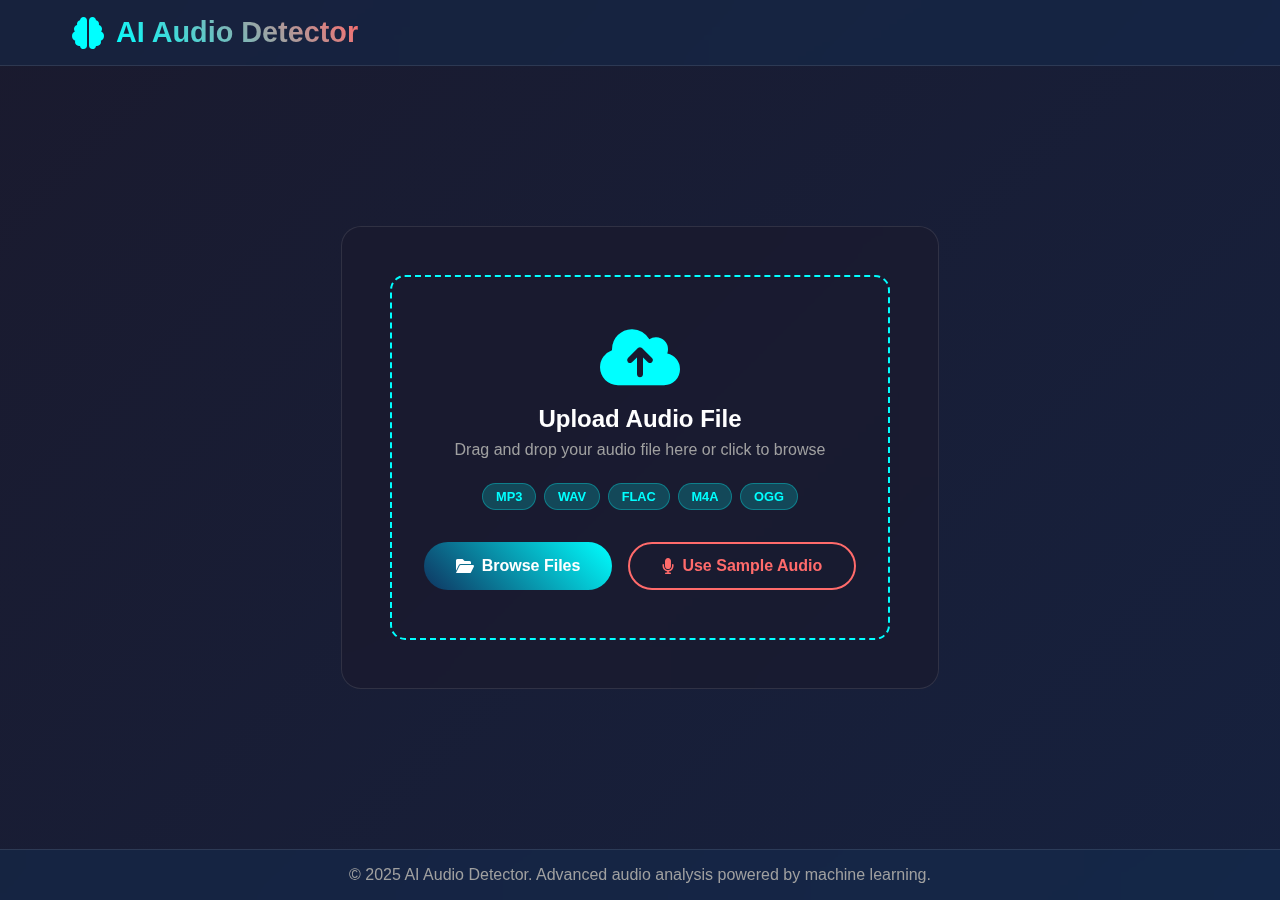
<file: audio_detector/ai_audio_detector_VERSION1/templates/index.html>
<!DOCTYPE html>
<html lang="en">
<head>
    <meta charset="UTF-8">
    <meta name="viewport" content="width=device-width, initial-scale=1.0">
    <title>AI Audio Detector - Advanced Audio Analysis</title>
    <link href="https://cdnjs.cloudflare.com/ajax/libs/font-awesome/6.0.0/css/all.min.css" rel="stylesheet">
    <style>
        * {
            margin: 0;
            padding: 0;
            box-sizing: border-box;
        }

        body {
            background: linear-gradient(135deg, #1a1a2e 0%, #16213e 100%);
            color: #ffffff;
            font-family: 'Segoe UI', Tahoma, Geneva, Verdana, sans-serif;
            min-height: 100vh;
            display: flex;
            flex-direction: column;
        }

        .header {
            background: rgba(15, 52, 96, 0.3);
            backdrop-filter: blur(10px);
            border-bottom: 1px solid rgba(255, 255, 255, 0.1);
            padding: 1rem 0;
        }

        .container {
            max-width: 1200px;
            margin: 0 auto;
            padding: 0 2rem;
        }

        .header-content {
            display: flex;
            justify-content: space-between;
            align-items: center;
        }

        .logo {
            display: flex;
            align-items: center;
            gap: 0.75rem;
        }

        .logo i {
            font-size: 2rem;
            color: #00ffff;
        }

        .logo h1 {
            font-size: 1.8rem;
            font-weight: 700;
            background: linear-gradient(45deg, #00ffff, #ff6b6b);
            background-clip: text;
            -webkit-background-clip: text;
            -webkit-text-fill-color: transparent;
        }

        .main {
            flex: 1;
            display: flex;
            align-items: center;
            justify-content: center;
            padding: 2rem 0;
        }

        .upload-section {
            width: 100%;
            max-width: 600px;
        }

        .upload-card {
            background: rgba(26, 26, 46, 0.7);
            backdrop-filter: blur(15px);
            border-radius: 20px;
            border: 1px solid rgba(255, 255, 255, 0.1);
            padding: 3rem;
            text-align: center;
            transition: all 0.3s ease;
        }

        .upload-card:hover {
            transform: translateY(-5px);
            box-shadow: 0 20px 40px rgba(0, 255, 255, 0.1);
        }

        .upload-zone {
            border: 2px dashed #00ffff;
            border-radius: 15px;
            padding: 3rem 2rem;
            cursor: pointer;
            transition: all 0.3s ease;
            position: relative;
            overflow: hidden;
        }

        .upload-zone:hover {
            border-color: #ff6b6b;
            background: rgba(0, 255, 255, 0.05);
        }

        .upload-zone.dragover {
            border-color: #ff6b6b;
            background: rgba(255, 107, 107, 0.1);
            transform: scale(1.02);
        }

        .upload-icon {
            font-size: 4rem;
            color: #00ffff;
            margin-bottom: 1rem;
            transition: all 0.3s ease;
        }

        .upload-zone:hover .upload-icon {
            color: #ff6b6b;
            transform: scale(1.1);
        }

        .upload-content h2 {
            font-size: 1.5rem;
            margin-bottom: 0.5rem;
            color: #ffffff;
        }

        .upload-content p {
            color: #a0a0a0;
            margin-bottom: 1.5rem;
            font-size: 1rem;
        }

        .supported-formats {
            display: flex;
            gap: 0.5rem;
            justify-content: center;
            flex-wrap: wrap;
            margin-bottom: 2rem;
        }

        .format-tag {
            background: rgba(0, 255, 255, 0.2);
            border: 1px solid rgba(0, 255, 255, 0.3);
            border-radius: 20px;
            padding: 0.3rem 0.8rem;
            font-size: 0.8rem;
            color: #00ffff;
            font-weight: 600;
        }

        .upload-buttons {
            display: flex;
            gap: 1rem;
            justify-content: center;
        }

        .btn {
            padding: 0.8rem 2rem;
            border: none;
            border-radius: 25px;
            font-size: 1rem;
            font-weight: 600;
            cursor: pointer;
            transition: all 0.3s ease;
            text-decoration: none;
            display: inline-flex;
            align-items: center;
            gap: 0.5rem;
        }

        .btn-primary {
            background: linear-gradient(45deg, #0f3460, #00ffff);
            color: white;
        }

        .btn-primary:hover {
            transform: translateY(-2px);
            box-shadow: 0 10px 20px rgba(0, 255, 255, 0.3);
        }

        .btn-secondary {
            background: transparent;
            border: 2px solid #ff6b6b;
            color: #ff6b6b;
        }

        .btn-secondary:hover {
            background: #ff6b6b;
            color: white;
        }

        .file-input {
            display: none;
        }

        .processing {
            display: none;
            text-align: center;
            margin-top: 2rem;
        }

        .processing-spinner {
            width: 50px;
            height: 50px;
            border: 3px solid rgba(0, 255, 255, 0.3);
            border-top: 3px solid #00ffff;
            border-radius: 50%;
            animation: spin 1s linear infinite;
            margin: 0 auto 1rem;
        }

        @keyframes spin {
            0% { transform: rotate(0deg); }
            100% { transform: rotate(360deg); }
        }

        .progress-bar {
            width: 100%;
            height: 6px;
            background: rgba(255, 255, 255, 0.1);
            border-radius: 3px;
            overflow: hidden;
            margin: 1rem 0;
        }

        .progress-fill {
            height: 100%;
            background: linear-gradient(90deg, #00ffff, #ff6b6b);
            width: 0%;
            transition: width 0.3s ease;
        }

        .footer {
            background: rgba(15, 52, 96, 0.3);
            backdrop-filter: blur(10px);
            border-top: 1px solid rgba(255, 255, 255, 0.1);
            padding: 1rem 0;
            text-align: center;
            color: #a0a0a0;
        }

        @media (max-width: 768px) {
            .container {
                padding: 0 1rem;
            }

            .upload-card {
                padding: 2rem 1.5rem;
            }

            .upload-zone {
                padding: 2rem 1rem;
            }

            .upload-buttons {
                flex-direction: column;
            }
        }
    </style>
</head>
<body>
    <header class="header">
        <div class="container">
            <div class="header-content">
                <div class="logo">
                    <i class="fas fa-brain"></i>
                    <h1>AI Audio Detector</h1>
                </div>
            </div>
        </div>
    </header>

    <main class="main">
        <div class="container">
            <section class="upload-section">
                <div class="upload-card">
                    <form id="uploadForm" action="/upload" method="post" enctype="multipart/form-data">
                        <div class="upload-zone" id="uploadZone">
                            <div class="upload-content">
                                <i class="fas fa-cloud-upload-alt upload-icon"></i>
                                <h2>Upload Audio File</h2>
                                <p>Drag and drop your audio file here or click to browse</p>

                                <div class="supported-formats">
                                    <span class="format-tag">MP3</span>
                                    <span class="format-tag">WAV</span>
                                    <span class="format-tag">FLAC</span>
                                    <span class="format-tag">M4A</span>
                                    <span class="format-tag">OGG</span>
                                </div>

                                <div class="upload-buttons">
                                    <button type="button" class="btn btn-primary" id="browseBtn">
                                        <i class="fas fa-folder-open"></i>
                                        Browse Files
                                    </button>
                                    <button type="button" class="btn btn-secondary">
                                        <i class="fas fa-microphone"></i>
                                        Use Sample Audio
                                    </button>
                                </div>
                            </div>

                            <input type="file" id="fileInput" name="file" class="file-input" 
                                   accept=".mp3,.wav,.flac,.m4a,.ogg">
                        </div>
                    </form>

                    <div class="processing" id="processingDiv">
                        <div class="processing-spinner"></div>
                        <h3>Analyzing Audio...</h3>
                        <p id="processingStep">Validating audio file</p>
                        <div class="progress-bar">
                            <div class="progress-fill" id="progressFill"></div>
                        </div>
                    </div>
                </div>
            </section>
        </div>
    </main>

    <footer class="footer">
        <div class="container">
            <p>&copy; 2025 AI Audio Detector. Advanced audio analysis powered by machine learning.</p>
        </div>
    </footer>

    <script>
        class AudioUploader {
            constructor() {
                this.uploadZone = document.getElementById('uploadZone');
                this.fileInput = document.getElementById('fileInput');
                this.browseBtn = document.getElementById('browseBtn');
                this.uploadForm = document.getElementById('uploadForm');
                this.processingDiv = document.getElementById('processingDiv');
                this.progressFill = document.getElementById('progressFill');
                this.processingStep = document.getElementById('processingStep');

                this.processingSteps = [
                    "Validating audio file",
                    "Extracting audio features", 
                    "Computing MFCC coefficients",
                    "Analyzing spectral characteristics",
                    "Running AI detection model",
                    "Calculating confidence scores",
                    "Generating visualizations"
                ];

                this.init();
            }

            init() {
                this.setupEventListeners();
            }

            setupEventListeners() {
                // Browse button click
                this.browseBtn.addEventListener('click', () => {
                    this.fileInput.click();
                });

                // File input change
                this.fileInput.addEventListener('change', (e) => {
                    this.handleFileSelect(e.target.files);
                });

                // Drag and drop
                this.uploadZone.addEventListener('dragover', (e) => {
                    e.preventDefault();
                    this.uploadZone.classList.add('dragover');
                });

                this.uploadZone.addEventListener('dragleave', () => {
                    this.uploadZone.classList.remove('dragover');
                });

                this.uploadZone.addEventListener('drop', (e) => {
                    e.preventDefault();
                    this.uploadZone.classList.remove('dragover');
                    this.handleFileSelect(e.dataTransfer.files);
                });

                // Form submission
                this.uploadForm.addEventListener('submit', (e) => {
                    e.preventDefault();
                    this.processFile();
                });
            }

            handleFileSelect(files) {
                if (files.length > 0) {
                    const file = files[0];
                    if (this.validateFile(file)) {
                        this.fileInput.files = files;
                        this.processFile();
                    }
                }
            }

            validateFile(file) {
                const allowedTypes = ['audio/mp3', 'audio/mpeg', 'audio/wav', 'audio/flac', 'audio/m4a', 'audio/ogg'];
                const allowedExtensions = ['.mp3', '.wav', '.flac', '.m4a', '.ogg'];

                const fileName = file.name.toLowerCase();
                const isValidExtension = allowedExtensions.some(ext => fileName.endsWith(ext));

                if (!isValidExtension) {
                    alert('Please select a valid audio file (MP3, WAV, FLAC, M4A, OGG)');
                    return false;
                }

                if (file.size > 50 * 1024 * 1024) { // 50MB limit
                    alert('File size must be less than 50MB');
                    return false;
                }

                return true;
            }

            async processFile() {
                // Show processing UI
                this.uploadZone.style.display = 'none';
                this.processingDiv.style.display = 'block';

                // Simulate processing steps
                for (let i = 0; i < this.processingSteps.length; i++) {
                    this.processingStep.textContent = this.processingSteps[i];
                    this.progressFill.style.width = `${((i + 1) / this.processingSteps.length) * 100}%`;
                    await this.sleep(800);
                }

                // Submit form
                this.uploadForm.submit();
            }

            sleep(ms) {
                return new Promise(resolve => setTimeout(resolve, ms));
            }
        }

        // Initialize when DOM is loaded
        document.addEventListener('DOMContentLoaded', () => {
            new AudioUploader();
        });
    </script>
</body>
</html>
</file>
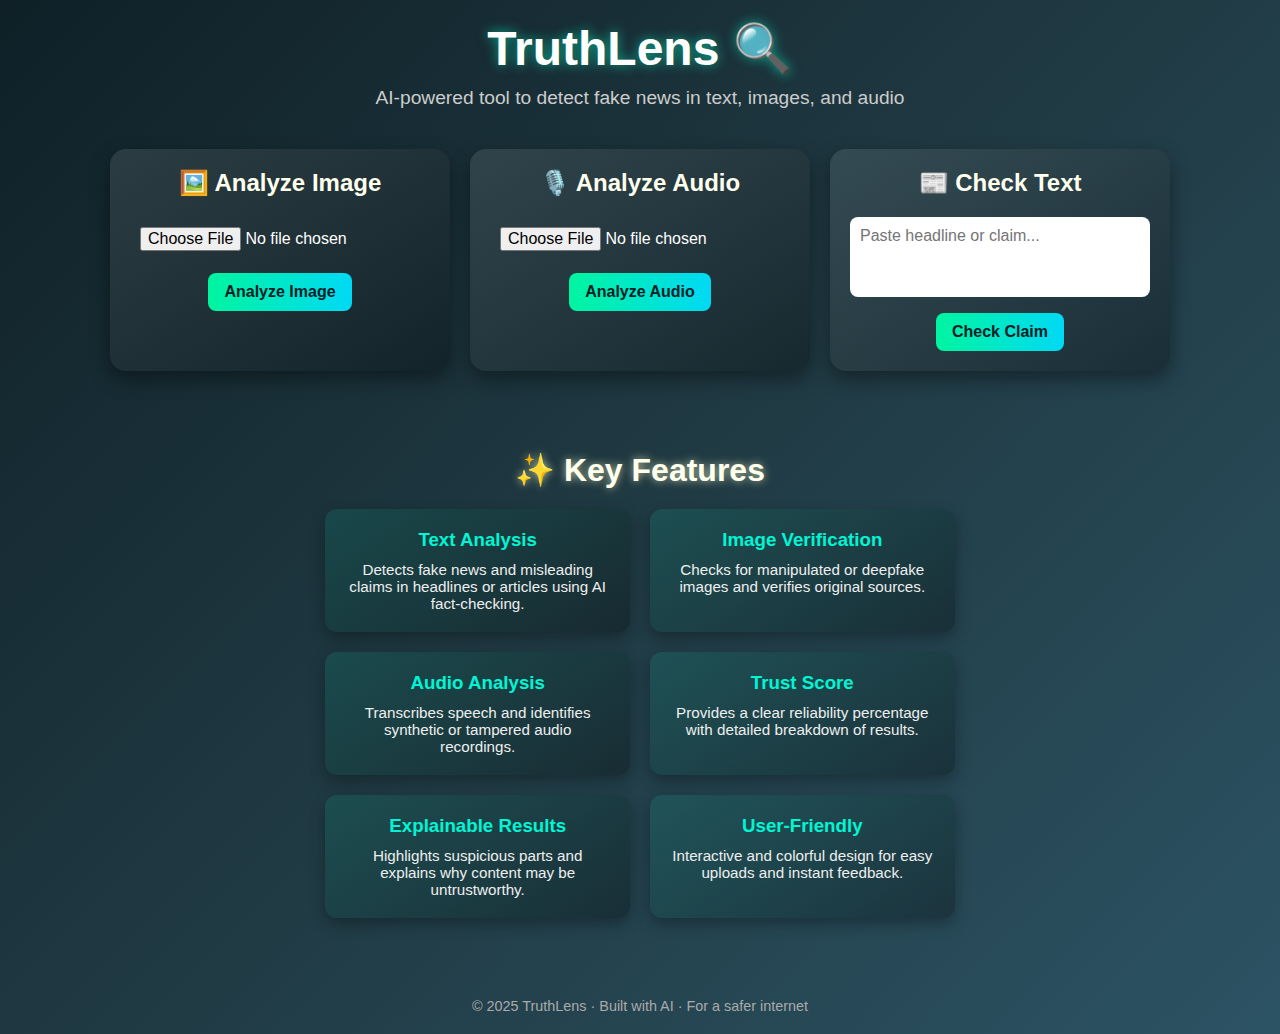
<file: feat2.html>
<!DOCTYPE html>
<html lang="en">
<head>
  <meta charset="UTF-8">
  <title>TruthLens - AI Misinformation Detector</title>
  <style>
    *{box-sizing:border-box;margin:0;padding:0;font-family:'Segoe UI',sans-serif;}
    body{
      background:linear-gradient(135deg,#0f2027,#203a43,#2c5364);
      min-height:100vh;
      color:#fff;
      display:flex;
      flex-direction:column;
      align-items:center;
    }
    h1,h2{font-weight:700;text-align:center;}
    h1{font-size:3rem;margin-top:20px;text-shadow:0 0 12px rgba(0,255,200,0.6);}
    h2{margin-bottom:10px;color:#ffe;}
    p.tagline{margin:10px 0 20px;text-align:center;color:#ccc;font-size:1.2rem;}

    .container{
      display:grid;
      grid-template-columns:repeat(auto-fit,minmax(300px,1fr));
      gap:20px;
      max-width:1100px;
      width:100%;
      padding:20px;
    }
    .card{
      background:linear-gradient(145deg,rgba(255,255,255,0.1),rgba(0,0,0,0.3));
      border-radius:16px;
      padding:20px;
      text-align:center;
      box-shadow:0 8px 20px rgba(0,0,0,0.4);
      transition:transform 0.3s,box-shadow 0.3s;
    }
    .card:hover{transform:translateY(-6px);box-shadow:0 12px 25px rgba(0,255,200,0.3);}
    input,textarea{
      width:100%;margin-top:10px;padding:10px;
      border-radius:8px;border:none;outline:none;font-size:1rem;
    }
    textarea{resize:none;height:80px;}
    button{
      margin-top:12px;padding:10px 16px;border:none;border-radius:8px;
      font-size:1rem;font-weight:600;color:#052024;
      background:linear-gradient(90deg,#00f5a0,#00d9f5);
      cursor:pointer;transition:opacity 0.3s;
    }
    button:hover{opacity:0.85;}

    #results{
      margin:20px auto;max-width:900px;width:90%;
      background:rgba(255,255,255,0.08);border-radius:14px;
      padding:20px;text-align:center;box-shadow:0 6px 18px rgba(0,0,0,0.4);
      display:none;
    }
    .score{font-size:2rem;margin-bottom:12px;color:#00f5a0;text-shadow:0 0 8px rgba(0,255,200,0.7);}
    .breakdown{display:flex;justify-content:space-around;margin-top:10px;}
    .break-item{flex:1;margin:6px;padding:10px;border-radius:10px;background:rgba(255,255,255,0.07);}
    
    /* Features Section */
    .features{
      max-width:1000px;
      margin:40px auto;
      padding:20px;
      text-align:center;
    }
    .features h2{
      font-size:2rem;
      margin-bottom:20px;
      text-shadow:0 0 8px rgba(255,255,200,0.7);
    }
    .feature-grid{
      display:grid;
      grid-template-columns:repeat(auto-fit,minmax(250px,1fr));
      gap:20px;
    }
    .feature{
      background:linear-gradient(145deg,rgba(0,255,200,0.1),rgba(0,0,0,0.3));
      padding:20px;
      border-radius:12px;
      box-shadow:0 6px 15px rgba(0,0,0,0.3);
      transition:transform 0.3s;
    }
    .feature:hover{transform:scale(1.05);}
    .feature h3{margin-bottom:10px;color:#00f5d4;}
    .feature p{font-size:0.95rem;color:#eee;}
    
    footer{margin-top:auto;padding:20px;text-align:center;font-size:0.9rem;color:#aaa;}
  </style>
</head>
<body>

  <h1>TruthLens 🔍</h1>
  <p class="tagline">AI-powered tool to detect fake news in text, images, and audio</p>

  <div class="container">
    <div class="card">
      <h2>🖼️ Analyze Image</h2>
      <input type="file" id="imageInput" accept="image/*">
      <button onclick="analyze('image')">Analyze Image</button>
    </div>
    <div class="card">
      <h2>🎙️ Analyze Audio</h2>
      <input type="file" id="audioInput" accept="audio/*">
      <button onclick="analyze('audio')">Analyze Audio</button>
    </div>
    <div class="card">
      <h2>📰 Check Text</h2>
      <textarea id="textInput" placeholder="Paste headline or claim..."></textarea>
      <button onclick="analyze('text')">Check Claim</button>
    </div>
  </div>

  <!-- Features Section -->
  <section class="features">
    <h2>✨ Key Features</h2>
    <div class="feature-grid">
      <div class="feature">
        <h3>Text Analysis</h3>
        <p>Detects fake news and misleading claims in headlines or articles using AI fact-checking.</p>
      </div>
      <div class="feature">
        <h3>Image Verification</h3>
        <p>Checks for manipulated or deepfake images and verifies original sources.</p>
      </div>
      <div class="feature">
        <h3>Audio Analysis</h3>
        <p>Transcribes speech and identifies synthetic or tampered audio recordings.</p>
      </div>
      <div class="feature">
        <h3>Trust Score</h3>
        <p>Provides a clear reliability percentage with detailed breakdown of results.</p>
      </div>
      <div class="feature">
        <h3>Explainable Results</h3>
        <p>Highlights suspicious parts and explains why content may be untrustworthy.</p>
      </div>
      <div class="feature">
        <h3>User-Friendly</h3>
        <p>Interactive and colorful design for easy uploads and instant feedback.</p>
      </div>
    </div>
  </section>

  <div id="results">
    <h2>Analysis Results</h2>
    <div id="score" class="score">—</div>
    <div class="breakdown" id="breakdown"></div>
    <p id="explanation"></p>
  </div>

  <footer>© 2025 TruthLens · Built with AI · For a safer internet</footer>

  <script>
    function analyze(type){
      const results=document.getElementById('results');
      const scoreEl=document.getElementById('score');
      const breakdownEl=document.getElementById('breakdown');
      const explanationEl=document.getElementById('explanation');
      results.style.display='block';
      scoreEl.textContent="Analyzing "+type+"…";
      setTimeout(()=>{
        const score=Math.random();
        scoreEl.textContent="Trust Score: "+Math.round(score*100)+"%";
        breakdownEl.innerHTML='';
        const parts=type==="image"?["Metadata","Forgery Check","Source Match"]:
                    type==="audio"?["Transcript","Voice Check","Noise Analysis"]:
                    ["Claim Match","Sentiment","Credibility"];
        parts.forEach(p=>{
          const div=document.createElement('div');
          div.className="break-item";
          div.innerHTML=`<strong>${p}</strong><br>${Math.round(Math.random()*100)}%`;
          breakdownEl.appendChild(div);
        });
        explanationEl.textContent="(Demo) Real system would show AI fact-check, deepfake detection, and evidence links here.";
      },1500);
    }
  </script>
</body>
</html>
</file>
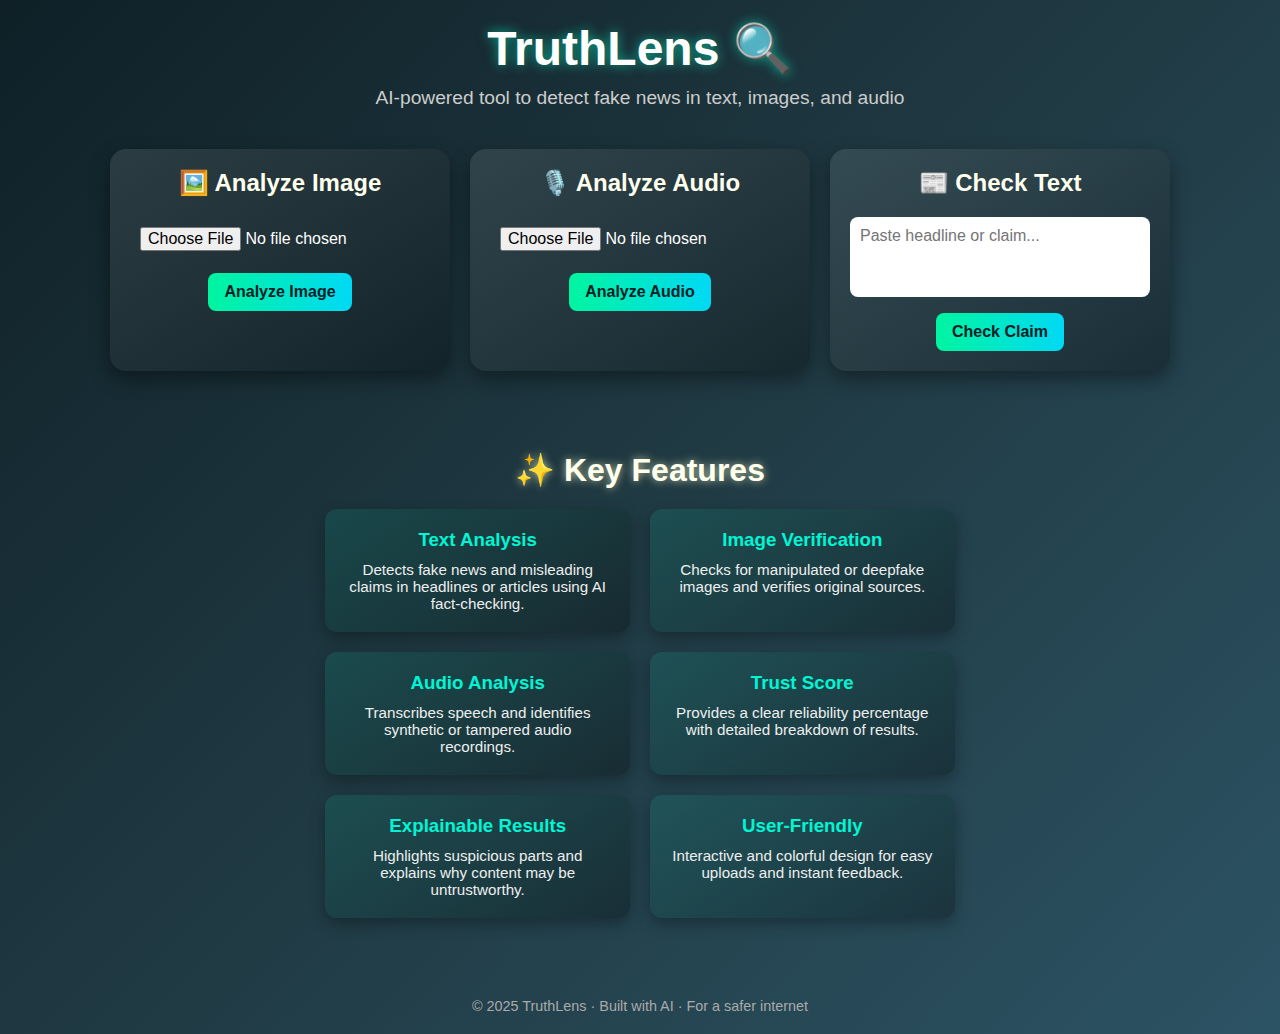
<file: Extra_needed_files/feat2.html>
<!DOCTYPE html>
<html lang="en">
<head>
  <meta charset="UTF-8">
  <title>TruthLens - AI Misinformation Detector</title>
  <style>
    *{box-sizing:border-box;margin:0;padding:0;font-family:'Segoe UI',sans-serif;}
    body{
      background:linear-gradient(135deg,#0f2027,#203a43,#2c5364);
      min-height:100vh;
      color:#fff;
      display:flex;
      flex-direction:column;
      align-items:center;
    }
    h1,h2{font-weight:700;text-align:center;}
    h1{font-size:3rem;margin-top:20px;text-shadow:0 0 12px rgba(0,255,200,0.6);}
    h2{margin-bottom:10px;color:#ffe;}
    p.tagline{margin:10px 0 20px;text-align:center;color:#ccc;font-size:1.2rem;}

    .container{
      display:grid;
      grid-template-columns:repeat(auto-fit,minmax(300px,1fr));
      gap:20px;
      max-width:1100px;
      width:100%;
      padding:20px;
    }
    .card{
      background:linear-gradient(145deg,rgba(255,255,255,0.1),rgba(0,0,0,0.3));
      border-radius:16px;
      padding:20px;
      text-align:center;
      box-shadow:0 8px 20px rgba(0,0,0,0.4);
      transition:transform 0.3s,box-shadow 0.3s;
    }
    .card:hover{transform:translateY(-6px);box-shadow:0 12px 25px rgba(0,255,200,0.3);}
    input,textarea{
      width:100%;margin-top:10px;padding:10px;
      border-radius:8px;border:none;outline:none;font-size:1rem;
    }
    textarea{resize:none;height:80px;}
    button{
      margin-top:12px;padding:10px 16px;border:none;border-radius:8px;
      font-size:1rem;font-weight:600;color:#052024;
      background:linear-gradient(90deg,#00f5a0,#00d9f5);
      cursor:pointer;transition:opacity 0.3s;
    }
    button:hover{opacity:0.85;}

    #results{
      margin:20px auto;max-width:900px;width:90%;
      background:rgba(255,255,255,0.08);border-radius:14px;
      padding:20px;text-align:center;box-shadow:0 6px 18px rgba(0,0,0,0.4);
      display:none;
    }
    .score{font-size:2rem;margin-bottom:12px;color:#00f5a0;text-shadow:0 0 8px rgba(0,255,200,0.7);}
    .breakdown{display:flex;justify-content:space-around;margin-top:10px;}
    .break-item{flex:1;margin:6px;padding:10px;border-radius:10px;background:rgba(255,255,255,0.07);}
    
    /* Features Section */
    .features{
      max-width:1000px;
      margin:40px auto;
      padding:20px;
      text-align:center;
    }
    .features h2{
      font-size:2rem;
      margin-bottom:20px;
      text-shadow:0 0 8px rgba(255,255,200,0.7);
    }
    .feature-grid{
      display:grid;
      grid-template-columns:repeat(auto-fit,minmax(250px,1fr));
      gap:20px;
    }
    .feature{
      background:linear-gradient(145deg,rgba(0,255,200,0.1),rgba(0,0,0,0.3));
      padding:20px;
      border-radius:12px;
      box-shadow:0 6px 15px rgba(0,0,0,0.3);
      transition:transform 0.3s;
    }
    .feature:hover{transform:scale(1.05);}
    .feature h3{margin-bottom:10px;color:#00f5d4;}
    .feature p{font-size:0.95rem;color:#eee;}
    
    footer{margin-top:auto;padding:20px;text-align:center;font-size:0.9rem;color:#aaa;}
  </style>
</head>
<body>

  <h1>TruthLens 🔍</h1>
  <p class="tagline">AI-powered tool to detect fake news in text, images, and audio</p>

  <div class="container">
    <div class="card">
      <h2>🖼️ Analyze Image</h2>
      <input type="file" id="imageInput" accept="image/*">
      <button onclick="analyze('image')">Analyze Image</button>
    </div>
    <div class="card">
      <h2>🎙️ Analyze Audio</h2>
      <input type="file" id="audioInput" accept="audio/*">
      <button onclick="analyze('audio')">Analyze Audio</button>
    </div>
    <div class="card">
      <h2>📰 Check Text</h2>
      <textarea id="textInput" placeholder="Paste headline or claim..."></textarea>
      <button onclick="analyze('text')">Check Claim</button>
    </div>
  </div>

  <!-- Features Section -->
  <section class="features">
    <h2>✨ Key Features</h2>
    <div class="feature-grid">
      <div class="feature">
        <h3>Text Analysis</h3>
        <p>Detects fake news and misleading claims in headlines or articles using AI fact-checking.</p>
      </div>
      <div class="feature">
        <h3>Image Verification</h3>
        <p>Checks for manipulated or deepfake images and verifies original sources.</p>
      </div>
      <div class="feature">
        <h3>Audio Analysis</h3>
        <p>Transcribes speech and identifies synthetic or tampered audio recordings.</p>
      </div>
      <div class="feature">
        <h3>Trust Score</h3>
        <p>Provides a clear reliability percentage with detailed breakdown of results.</p>
      </div>
      <div class="feature">
        <h3>Explainable Results</h3>
        <p>Highlights suspicious parts and explains why content may be untrustworthy.</p>
      </div>
      <div class="feature">
        <h3>User-Friendly</h3>
        <p>Interactive and colorful design for easy uploads and instant feedback.</p>
      </div>
    </div>
  </section>

  <div id="results">
    <h2>Analysis Results</h2>
    <div id="score" class="score">—</div>
    <div class="breakdown" id="breakdown"></div>
    <p id="explanation"></p>
  </div>

  <footer>© 2025 TruthLens · Built with AI · For a safer internet</footer>

  <script>
    function analyze(type){
      const results=document.getElementById('results');
      const scoreEl=document.getElementById('score');
      const breakdownEl=document.getElementById('breakdown');
      const explanationEl=document.getElementById('explanation');
      results.style.display='block';
      scoreEl.textContent="Analyzing "+type+"…";
      setTimeout(()=>{
        const score=Math.random();
        scoreEl.textContent="Trust Score: "+Math.round(score*100)+"%";
        breakdownEl.innerHTML='';
        const parts=type==="image"?["Metadata","Forgery Check","Source Match"]:
                    type==="audio"?["Transcript","Voice Check","Noise Analysis"]:
                    ["Claim Match","Sentiment","Credibility"];
        parts.forEach(p=>{
          const div=document.createElement('div');
          div.className="break-item";
          div.innerHTML=`<strong>${p}</strong><br>${Math.round(Math.random()*100)}%`;
          breakdownEl.appendChild(div);
        });
        explanationEl.textContent="(Demo) Real system would show AI fact-check, deepfake detection, and evidence links here.";
      },1500);
    }
  </script>
</body>
</html>
</file>
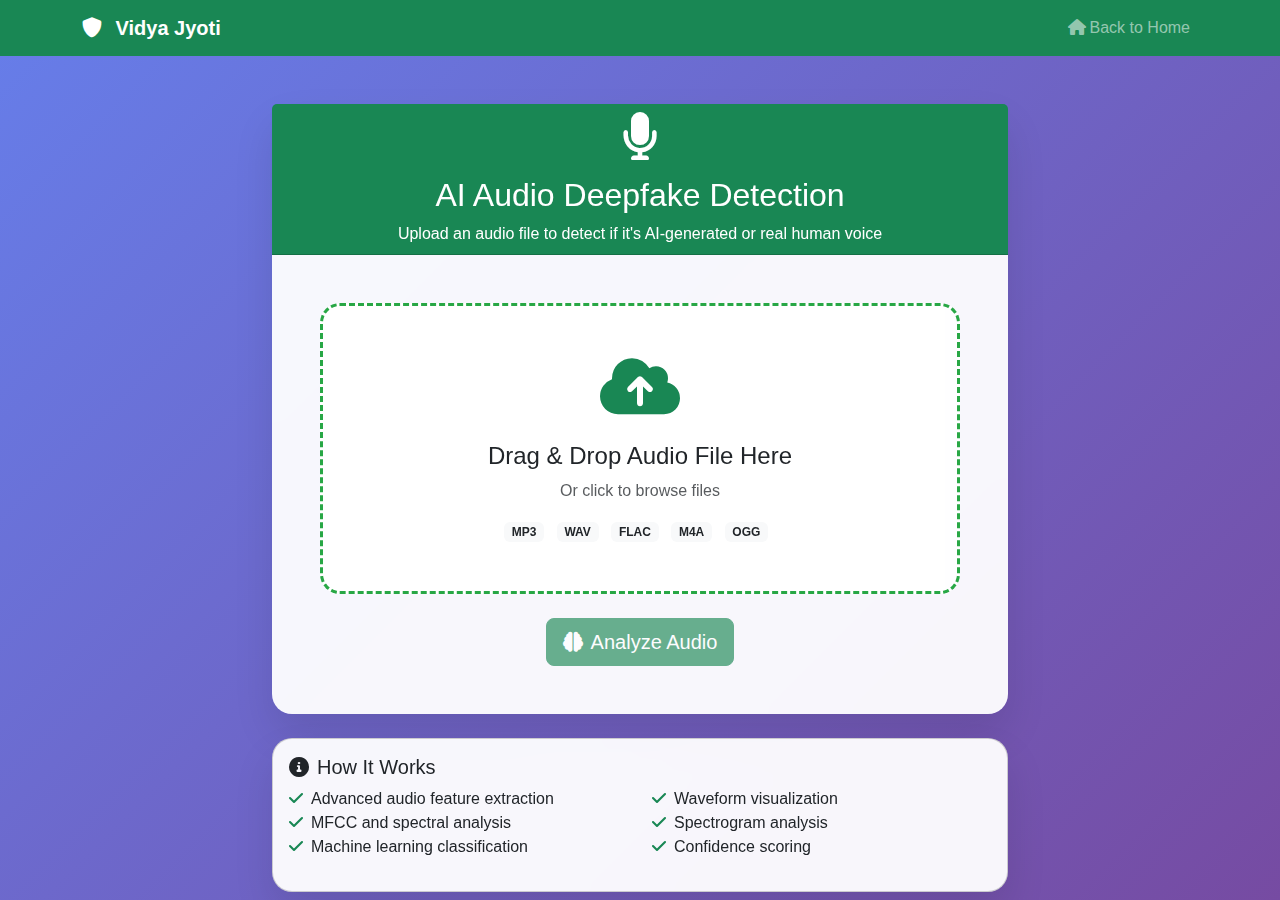
<file: templates/audio.html>
<!DOCTYPE html>
<html lang="en">
<head>
    <meta charset="UTF-8">
    <meta name="viewport" content="width=device-width, initial-scale=1.0">
    <title>Audio Detection - Vidya Jyoti</title>
    <link href="https://cdn.jsdelivr.net/npm/bootstrap@5.1.3/dist/css/bootstrap.min.css" rel="stylesheet">
    <link href="https://cdnjs.cloudflare.com/ajax/libs/font-awesome/6.0.0/css/all.min.css" rel="stylesheet">
    <style>
        body {
            background: linear-gradient(135deg, #667eea 0%, #764ba2 100%);
            min-height: 100vh;
            font-family: 'Segoe UI', Tahoma, Geneva, Verdana, sans-serif;
        }
        
        .upload-zone {
            border: 3px dashed #28a745;
            border-radius: 20px;
            padding: 3rem 2rem;
            cursor: pointer;
            transition: all 0.3s ease;
            background: rgba(255, 255, 255, 0.1);
            backdrop-filter: blur(10px);
        }
        
        .upload-zone:hover {
            border-color: #20c997;
            background: rgba(255, 255, 255, 0.2);
            transform: translateY(-5px);
        }
        
        .upload-zone.dragover {
            border-color: #20c997;
            background: rgba(32, 201, 151, 0.2);
        }
        
        .card {
            background: rgba(255, 255, 255, 0.95);
            backdrop-filter: blur(10px);
            border-radius: 20px;
            box-shadow: 0 20px 40px rgba(0,0,0,0.1);
        }
    </style>
</head>
<body>
    <!-- Navigation -->
    <nav class="navbar navbar-expand-lg navbar-dark bg-success">
        <div class="container">
            <a class="navbar-brand" href="/">
                <i class="fas fa-shield-alt me-2"></i>
                <strong>Vidya Jyoti</strong>
            </a>
            <div class="navbar-nav ms-auto">
                <a class="nav-link" href="/">
                    <i class="fas fa-home me-1"></i>Back to Home
                </a>
            </div>
        </div>
    </nav>

    <div class="container mt-5">
        <div class="row justify-content-center">
            <div class="col-lg-8">
                <div class="card border-0">
                    <div class="card-header bg-success text-white">
                        <div class="text-center">
                            <i class="fas fa-microphone fa-3x mb-3"></i>
                            <h2>AI Audio Deepfake Detection</h2>
                            <p class="mb-0">Upload an audio file to detect if it's AI-generated or real human voice</p>
                        </div>
                    </div>
                    <div class="card-body p-5">
                        <form id="audioForm" enctype="multipart/form-data">
                            <div class="upload-zone" id="uploadZone">
                                <div class="text-center">
                                    <i class="fas fa-cloud-upload-alt fa-4x text-success mb-4"></i>
                                    <h4>Drag & Drop Audio File Here</h4>
                                    <p class="text-muted">Or click to browse files</p>
                                    <div class="supported-formats mt-3">
                                        <span class="badge bg-light text-dark me-2">MP3</span>
                                        <span class="badge bg-light text-dark me-2">WAV</span>
                                        <span class="badge bg-light text-dark me-2">FLAC</span>
                                        <span class="badge bg-light text-dark me-2">M4A</span>
                                        <span class="badge bg-light text-dark me-2">OGG</span>
                                    </div>
                                </div>
                                <input type="file" id="audioFile" name="file" class="d-none" 
                                       accept=".mp3,.wav,.flac,.m4a,.ogg">
                            </div>
                            
                            <div class="mt-4 text-center">
                                <button type="submit" class="btn btn-success btn-lg" id="analyzeBtn" disabled>
                                    <span class="spinner-border spinner-border-sm d-none" id="spinner"></span>
                                    <i class="fas fa-brain me-2"></i>Analyze Audio
                                </button>
                            </div>
                        </form>
                        
                        <div id="fileInfo" class="mt-3 d-none">
                            <div class="alert alert-info">
                                <i class="fas fa-file-audio me-2"></i>
                                <span id="fileName"></span>
                                <button type="button" class="btn btn-sm btn-outline-danger float-end" id="removeFile">
                                    <i class="fas fa-times"></i>
                                </button>
                            </div>
                        </div>
                    </div>
                </div>
                
                <!-- Features Info -->
                <div class="card mt-4">
                    <div class="card-body">
                        <h5><i class="fas fa-info-circle me-2"></i>How It Works</h5>
                        <div class="row">
                            <div class="col-md-6">
                                <ul class="list-unstyled">
                                    <li><i class="fas fa-check text-success me-2"></i>Advanced audio feature extraction</li>
                                    <li><i class="fas fa-check text-success me-2"></i>MFCC and spectral analysis</li>
                                    <li><i class="fas fa-check text-success me-2"></i>Machine learning classification</li>
                                </ul>
                            </div>
                            <div class="col-md-6">
                                <ul class="list-unstyled">
                                    <li><i class="fas fa-check text-success me-2"></i>Waveform visualization</li>
                                    <li><i class="fas fa-check text-success me-2"></i>Spectrogram analysis</li>
                                    <li><i class="fas fa-check text-success me-2"></i>Confidence scoring</li>
                                </ul>
                            </div>
                        </div>
                    </div>
                </div>
            </div>
        </div>
    </div>

    <script src="https://cdn.jsdelivr.net/npm/bootstrap@5.1.3/dist/js/bootstrap.bundle.min.js"></script>
    <script>
        document.addEventListener('DOMContentLoaded', function() {
            const uploadZone = document.getElementById('uploadZone');
            const fileInput = document.getElementById('audioFile');
            const form = document.getElementById('audioForm');
            const analyzeBtn = document.getElementById('analyzeBtn');
            const fileInfo = document.getElementById('fileInfo');
            const fileName = document.getElementById('fileName');
            const removeFile = document.getElementById('removeFile');
            const spinner = document.getElementById('spinner');

            // File selection
            uploadZone.addEventListener('click', () => fileInput.click());
            fileInput.addEventListener('change', handleFileSelect);

            // Drag and drop
            uploadZone.addEventListener('dragover', (e) => {
                e.preventDefault();
                uploadZone.classList.add('dragover');
            });

            uploadZone.addEventListener('dragleave', () => {
                uploadZone.classList.remove('dragover');
            });

            uploadZone.addEventListener('drop', (e) => {
                e.preventDefault();
                uploadZone.classList.remove('dragover');
                const files = e.dataTransfer.files;
                if (files.length > 0) {
                    handleFileSelect({ target: { files } });
                }
            });

            // Remove file
            removeFile.addEventListener('click', () => {
                fileInput.value = '';
                fileInfo.classList.add('d-none');
                analyzeBtn.disabled = true;
            });

            // Form submission
            form.addEventListener('submit', async (e) => {
                e.preventDefault();
                
                if (!fileInput.files[0]) return;
                
                analyzeBtn.disabled = true;
                spinner.classList.remove('d-none');
                
                try {
                    const formData = new FormData();
                    formData.append('file', fileInput.files[0]);
                    
                    const response = await fetch('/upload', {
                        method: 'POST',
                        body: formData
                    });
                    
                    if (response.ok) {
                        window.location.href = '/audio_result';
                    } else {
                        const error = await response.json();
                        alert('Error: ' + error.error);
                    }
                } catch (error) {
                    alert('Error uploading file: ' + error.message);
                } finally {
                    analyzeBtn.disabled = false;
                    spinner.classList.add('d-none');
                }
            });

            function handleFileSelect(event) {
                const file = event.target.files[0];
                if (file) {
                    const allowedTypes = ['audio/mp3', 'audio/mpeg', 'audio/wav', 'audio/flac', 'audio/m4a', 'audio/ogg'];
                    const allowedExtensions = ['.mp3', '.wav', '.flac', '.m4a', '.ogg'];
                    
                    const fileName = file.name.toLowerCase();
                    const isValidExtension = allowedExtensions.some(ext => fileName.endsWith(ext));
                    
                    if (!isValidExtension) {
                        alert('Please select a valid audio file (MP3, WAV, FLAC, M4A, OGG)');
                        return;
                    }
                    
                    if (file.size > 50 * 1024 * 1024) { // 50MB limit
                        alert('File size must be less than 50MB');
                        return;
                    }
                    
                    document.getElementById('fileName').textContent = file.name;
                    fileInfo.classList.remove('d-none');
                    analyzeBtn.disabled = false;
                }
            }
        });
    </script>
</body>
</html>
</file>
